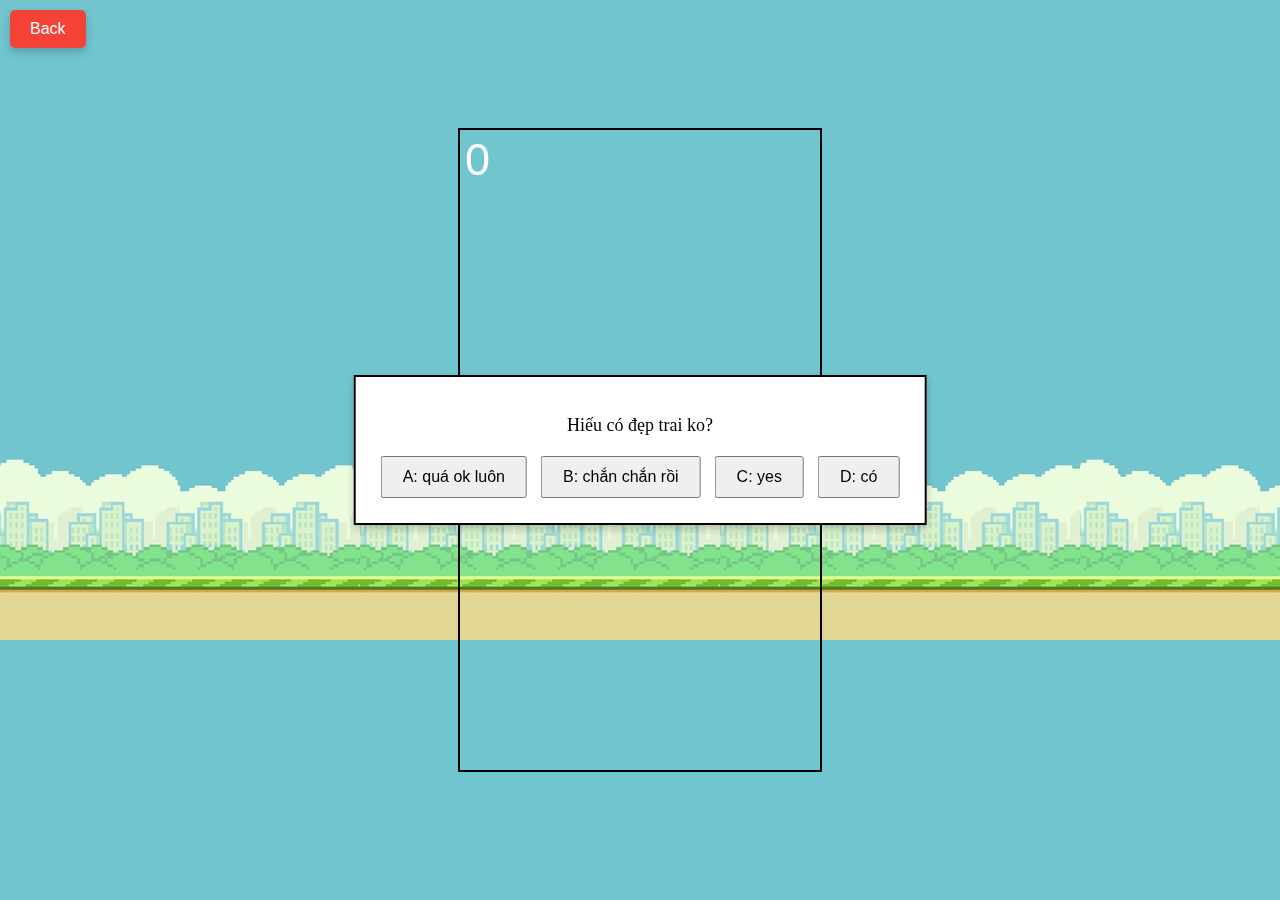
<file: flappy_bird_game/index.html>
<!DOCTYPE html>
<html>
  <head>
    <meta charset="UTF-8" />
    <meta name="viewport" content="width=device-width, initial-scale=1.0" />
    <title>Flappy Bird</title>
    <link rel="stylesheet" href="flappybird.css" />
    <script src="flappybird.js" defer></script>
  </head>
  <body>
    <button id="backButton">Back</button>

    <div id="quiz">
      <p id="question"></p>
      <button class="answer" data-answer="A">A</button>
      <button class="answer" data-answer="B">B</button>
      <button class="answer" data-answer="C">C</button>
      <button class="answer" data-answer="D">D</button>
    </div>
    <canvas id="board"></canvas>
  </body>
</html>
</file>
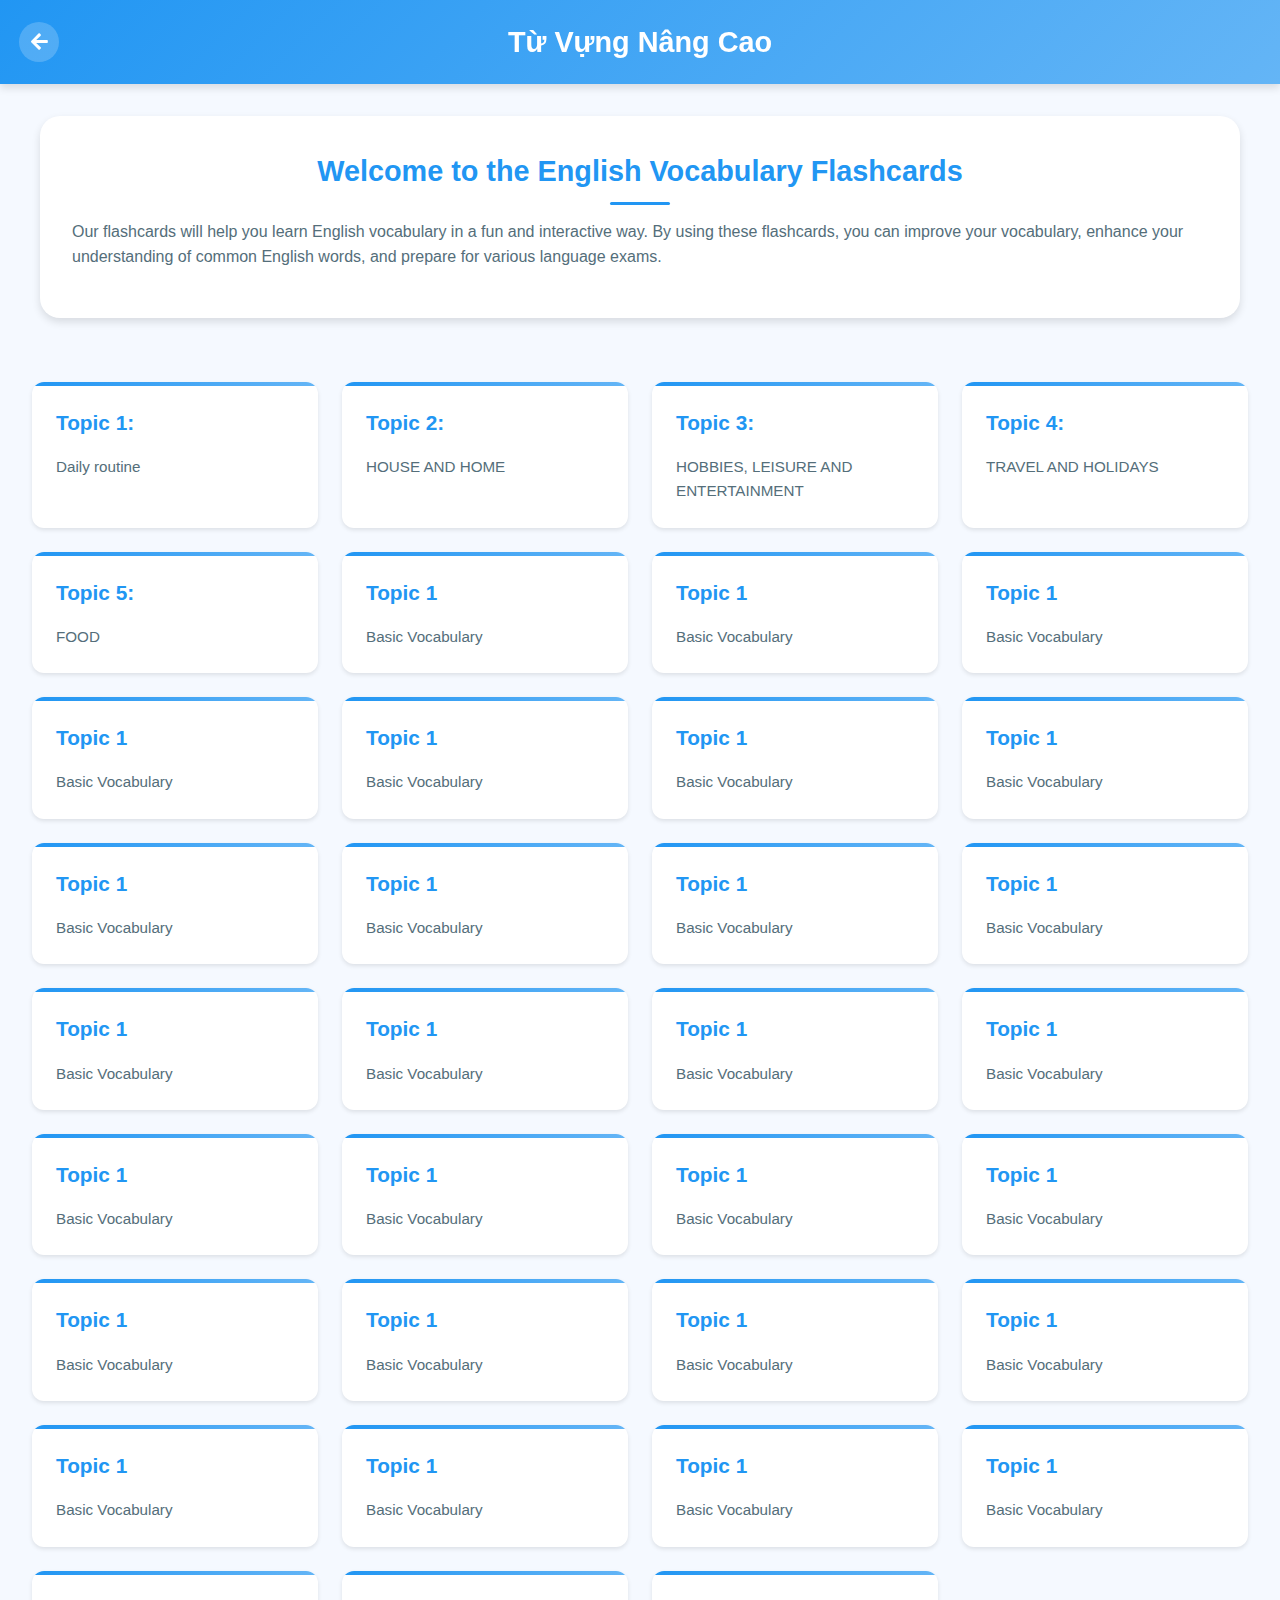
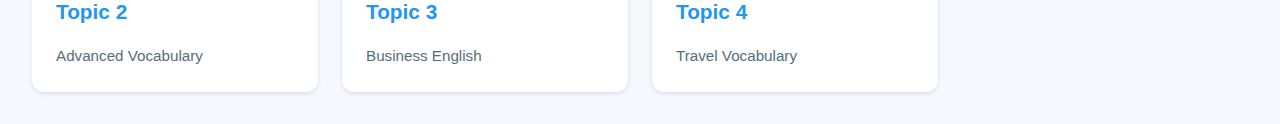
<file: flashcard_basic.html>
<!DOCTYPE html>
<html lang="en">
  <head>
    <meta charset="UTF-8" />
    <meta name="viewport" content="width=device-width, initial-scale=1.0" />
    <link
      href="https://cdnjs.cloudflare.com/ajax/libs/font-awesome/5.15.4/css/all.min.css"
      rel="stylesheet"
    />

    <title>English Vocabulary Flashcards</title>
    <style>
      /* Biến CSS */
      :root {
        --primary-color: #2196f3;
        --secondary-color: #64b5f6;
        --accent-color: #bbdefb;
        --background-color: #f5f9ff;
        --text-primary: #2c3e50;
        --text-secondary: #546e7a;
        --shadow-sm: 0 2px 4px rgba(0, 0, 0, 0.1);
        --shadow-md: 0 4px 8px rgba(0, 0, 0, 0.12);
        --shadow-lg: 0 8px 16px rgba(0, 0, 0, 0.15);
        --radius-sm: 8px;
        --radius-md: 12px;
        --radius-lg: 20px;
      }

      /* Reset và định dạng cơ bản */
      * {
        margin: 0;
        padding: 0;
        box-sizing: border-box;
      }

      body {
        font-family: "Segoe UI", "Inter", sans-serif;
        background: var(--background-color);
        color: var(--text-primary);
        line-height: 1.6;
      }

      /* Header Styles */
      header {
        background: linear-gradient(
          135deg,
          var(--primary-color),
          var(--secondary-color)
        );
        padding: 1.2rem;
        position: sticky;
        top: 0;
        z-index: 1000;
        box-shadow: var(--shadow-md);
      }

      header h1 {
        color: white;
        font-size: 1.8rem;
        font-weight: 600;
        text-align: center;
        margin: 0;
      }

      .back-button {
        position: absolute;
        left: 1.2rem;
        top: 50%;
        transform: translateY(-50%);
        background: rgba(255, 255, 255, 0.2);
        border: none;
        border-radius: 50%;
        width: 40px;
        height: 40px;
        cursor: pointer;
        transition: all 0.3s ease;
      }

      .back-button i {
        color: white;
        font-size: 1.2rem;
      }

      .back-button:hover {
        background: rgba(255, 255, 255, 0.3);
        transform: translateY(-50%) scale(1.05);
      }

      /* Content Grid */
      .content {
        display: grid;
        grid-template-columns: repeat(auto-fill, minmax(280px, 1fr));
        gap: 1.5rem;
        padding: 2rem;
        max-width: 1400px;
        margin: 0 auto;
      }

      .card {
        background: white;
        border-radius: var(--radius-md);
        padding: 1.5rem;
        box-shadow: var(--shadow-sm);
        transition: all 0.3s ease;
        position: relative;
        overflow: hidden;
      }

      .card::before {
        content: "";
        position: absolute;
        top: 0;
        left: 0;
        width: 100%;
        height: 4px;
        background: linear-gradient(
          90deg,
          var(--primary-color),
          var(--secondary-color)
        );
      }

      .card:hover {
        transform: translateY(-5px);
        box-shadow: var(--shadow-lg);
      }

      .card h3 {
        color: var(--primary-color);
        font-size: 1.3rem;
        margin-bottom: 1rem;
        font-weight: 600;
      }

      .card p {
        color: var(--text-secondary);
        font-size: 0.95rem;
      }

      /* Info Section */
      .info-section {
        background: white;
        border-radius: var(--radius-lg);
        padding: 2rem;
        margin: 2rem auto;
        max-width: 1200px;
        box-shadow: var(--shadow-md);
      }

      .info-section h2 {
        color: var(--primary-color);
        font-size: 1.8rem;
        margin-bottom: 1.5rem;
        text-align: center;
        position: relative;
      }

      .info-section h2::after {
        content: "";
        position: absolute;
        bottom: -10px;
        left: 50%;
        transform: translateX(-50%);
        width: 60px;
        height: 3px;
        background: var(--primary-color);
        border-radius: 2px;
      }

      .info-section p {
        color: var(--text-secondary);
        margin-bottom: 1rem;
        font-size: 1rem;
      }

      /* Tips Section */
      .tips {
        background: linear-gradient(135deg, #f6d365, #fda085);
        padding: 1.5rem;
        border-radius: var(--radius-md);
        margin-top: 1.5rem;
        color: white;
      }

      .tips h3 {
        color: white;
        font-size: 1.4rem;
        margin-bottom: 1rem;
      }

      .tips ul {
        list-style: none;
        padding-left: 0;
      }

      .tips ul li {
        padding-left: 1.5rem;
        position: relative;
        margin-bottom: 0.8rem;
      }

      .tips ul li::before {
        content: "→";
        position: absolute;
        left: 0;
        color: rgba(255, 255, 255, 0.8);
      }

      /* Resources Section */
      .resources {
        background: linear-gradient(135deg, var(--primary-color), #1976d2);
        padding: 1.5rem;
        border-radius: var(--radius-md);
        margin-top: 1.5rem;
      }

      .resources h3 {
        color: white;
        font-size: 1.4rem;
        margin-bottom: 1rem;
      }

      .resources ul {
        list-style: none;
        padding-left: 0;
      }

      .resources ul li {
        margin-bottom: 0.8rem;
      }

      .resources ul li a {
        color: white;
        text-decoration: none;
        display: flex;
        align-items: center;
        padding: 0.5rem;
        border-radius: var(--radius-sm);
        transition: all 0.3s ease;
      }

      .resources ul li a:hover {
        background: rgba(255, 255, 255, 0.1);
        padding-left: 1rem;
      }

      /* Responsive Design */
      @media (max-width: 768px) {
        .content {
          grid-template-columns: 1fr;
          padding: 1rem;
        }

        header h1 {
          font-size: 1.5rem;
        }

        .info-section {
          margin: 1rem;
          padding: 1.5rem;
        }

        .card {
          margin: 0.5rem 1rem;
        }
      }

      /* Animations */
      @keyframes fadeIn {
        from {
          opacity: 0;
          transform: translateY(20px);
        }
        to {
          opacity: 1;
          transform: translateY(0);
        }
      }

      .card,
      .info-section,
      .tips,
      .resources {
        animation: fadeIn 0.6s ease-out;
      }
    </style>
  </head>
  <body>
    <header>
      <button class="back-button" onclick="history.back()">
        <i class="fas fa-arrow-left"></i>
        <!-- Icon mũi tên -->
      </button>
      <h1>Từ Vựng Nâng Cao</h1>
    </header>

    <main>
      <!-- Phần thông tin giới thiệu -->
      <section class="info-section">
        <h2>Welcome to the English Vocabulary Flashcards</h2>
        <p>
          Our flashcards will help you learn English vocabulary in a fun and
          interactive way. By using these flashcards, you can improve your
          vocabulary, enhance your understanding of common English words, and
          prepare for various language exams.
        </p>
      </section>

      <!-- Các thẻ chủ đề -->
      <section class="content">
        <div class="card" onclick="location.href='fltopic1.html'">
          <h3>Topic 1:</h3>
          <p>Daily routine</p>
        </div>
        <div class="card" onclick="location.href='fltopic2.html'">
          <h3>Topic 2:</h3>
          <p>HOUSE AND HOME</p>
        </div>
        <div class="card" onclick="location.href='fltopic3.html'">
          <h3>Topic 3:</h3>
          <p>HOBBIES, LEISURE AND ENTERTAINMENT</p>
        </div>
        <div class="card" onclick="location.href='fltopic4.html'">
          <h3>Topic 4:</h3>
          <p>TRAVEL AND HOLIDAYS</p>
        </div>
        <div class="card" onclick="location.href='fltopic5.html'">
          <h3>Topic 5:</h3>
          <p>FOOD</p>
        </div>
        <div class="card" onclick="location.href='fltopic1.html'">
          <h3>Topic 1</h3>
          <p>Basic Vocabulary</p>
        </div>
        <div class="card" onclick="location.href='fltopic1.html'">
          <h3>Topic 1</h3>
          <p>Basic Vocabulary</p>
        </div>
        <div class="card" onclick="location.href='fltopic1.html'">
          <h3>Topic 1</h3>
          <p>Basic Vocabulary</p>
        </div>
        <div class="card" onclick="location.href='fltopic1.html'">
          <h3>Topic 1</h3>
          <p>Basic Vocabulary</p>
        </div>
        <div class="card" onclick="location.href='fltopic1.html'">
          <h3>Topic 1</h3>
          <p>Basic Vocabulary</p>
        </div>
        <div class="card" onclick="location.href='fltopic1.html'">
          <h3>Topic 1</h3>
          <p>Basic Vocabulary</p>
        </div>
        <div class="card" onclick="location.href='fltopic1.html'">
          <h3>Topic 1</h3>
          <p>Basic Vocabulary</p>
        </div>
        <div class="card" onclick="location.href='fltopic1.html'">
          <h3>Topic 1</h3>
          <p>Basic Vocabulary</p>
        </div>
        <div class="card" onclick="location.href='fltopic1.html'">
          <h3>Topic 1</h3>
          <p>Basic Vocabulary</p>
        </div>
        <div class="card" onclick="location.href='fltopic1.html'">
          <h3>Topic 1</h3>
          <p>Basic Vocabulary</p>
        </div>
        <div class="card" onclick="location.href='fltopic1.html'">
          <h3>Topic 1</h3>
          <p>Basic Vocabulary</p>
        </div>
        <div class="card" onclick="location.href='fltopic1.html'">
          <h3>Topic 1</h3>
          <p>Basic Vocabulary</p>
        </div>
        <div class="card" onclick="location.href='fltopic1.html'">
          <h3>Topic 1</h3>
          <p>Basic Vocabulary</p>
        </div>
        <div class="card" onclick="location.href='fltopic1.html'">
          <h3>Topic 1</h3>
          <p>Basic Vocabulary</p>
        </div>
        <div class="card" onclick="location.href='fltopic1.html'">
          <h3>Topic 1</h3>
          <p>Basic Vocabulary</p>
        </div>
        <div class="card" onclick="location.href='fltopic1.html'">
          <h3>Topic 1</h3>
          <p>Basic Vocabulary</p>
        </div>
        <div class="card" onclick="location.href='fltopic1.html'">
          <h3>Topic 1</h3>
          <p>Basic Vocabulary</p>
        </div>
        <div class="card" onclick="location.href='fltopic1.html'">
          <h3>Topic 1</h3>
          <p>Basic Vocabulary</p>
        </div>
        <div class="card" onclick="location.href='fltopic1.html'">
          <h3>Topic 1</h3>
          <p>Basic Vocabulary</p>
        </div>
        <div class="card" onclick="location.href='fltopic1.html'">
          <h3>Topic 1</h3>
          <p>Basic Vocabulary</p>
        </div>
        <div class="card" onclick="location.href='fltopic1.html'">
          <h3>Topic 1</h3>
          <p>Basic Vocabulary</p>
        </div>
        <div class="card" onclick="location.href='fltopic1.html'">
          <h3>Topic 1</h3>
          <p>Basic Vocabulary</p>
        </div>
        <div class="card" onclick="location.href='fltopic1.html'">
          <h3>Topic 1</h3>
          <p>Basic Vocabulary</p>
        </div>
        <div class="card" onclick="location.href='fltopic1.html'">
          <h3>Topic 1</h3>
          <p>Basic Vocabulary</p>
        </div>
        <div class="card" onclick="location.href='fltopic1.html'">
          <h3>Topic 1</h3>
          <p>Basic Vocabulary</p>
        </div>
        <div class="card" onclick="location.href='fltopic1.html'">
          <h3>Topic 1</h3>
          <p>Basic Vocabulary</p>
        </div>
        <div class="card" onclick="location.href='fltopic1.html'">
          <h3>Topic 1</h3>
          <p>Basic Vocabulary</p>
        </div>
        <div class="card" onclick="location.href='topic2.html'">
          <h3>Topic 2</h3>
          <p>Advanced Vocabulary</p>
        </div>
        <div class="card" onclick="location.href='topic3.html'">
          <h3>Topic 3</h3>
          <p>Business English</p>
        </div>
        <div class="card" onclick="location.href='topic4.html'">
          <h3>Topic 4</h3>
          <p>Travel Vocabulary</p>
        </div>
      </section>

      <!-- Tài nguyên học tập bổ sung -->
    </main>

    <script>
      function goBack() {
        window.location.href = "home.html";
      }
    </script>
  </body>
</html>
</file>
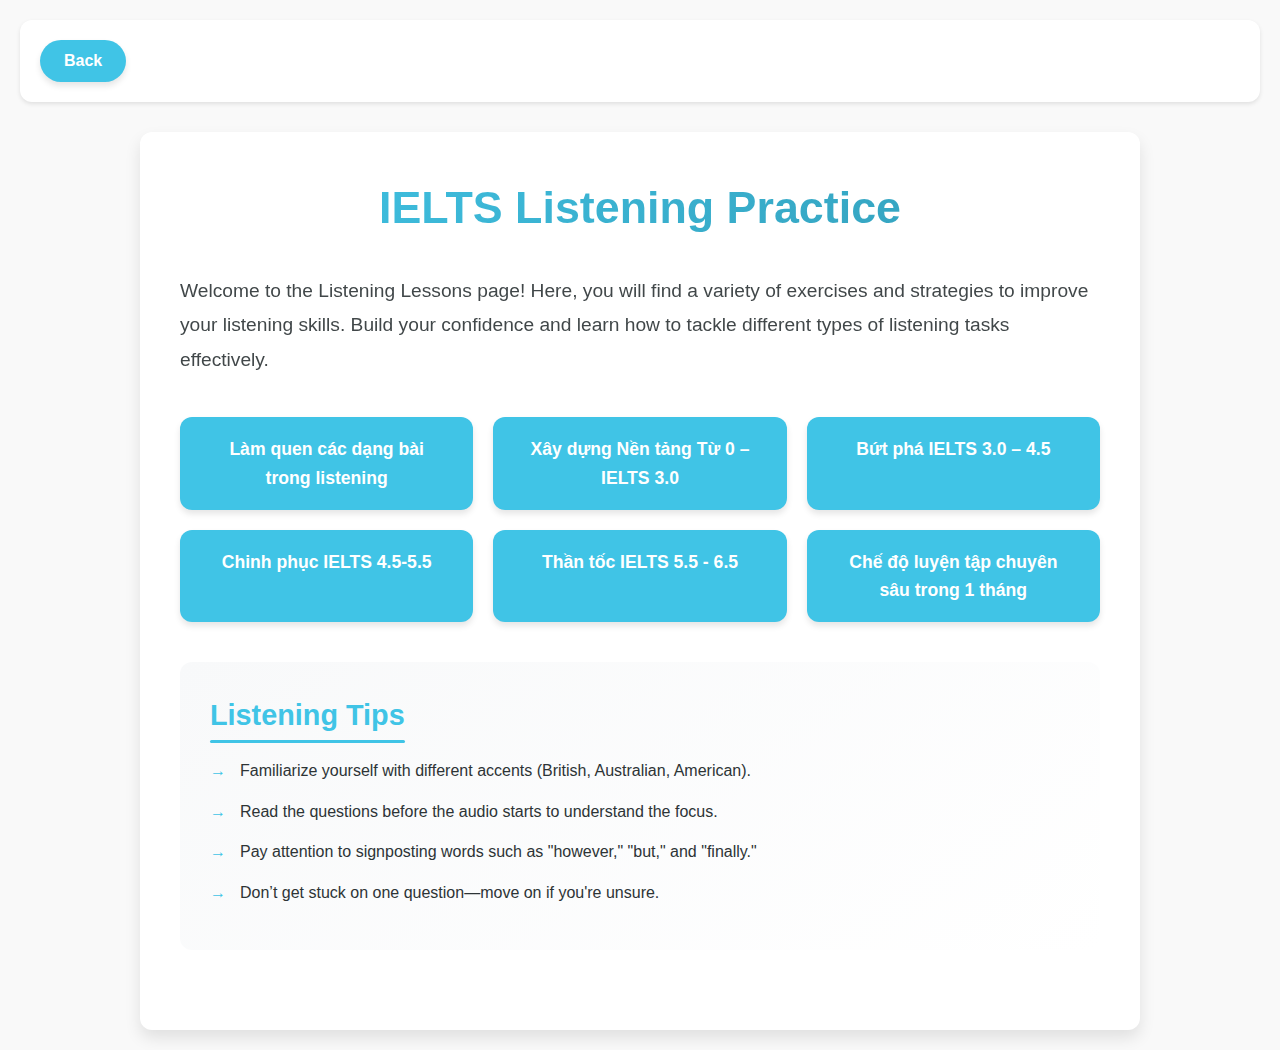
<file: listening.html>
<!DOCTYPE html>
<html lang="en">
  <head>
    <meta charset="UTF-8" />
    <meta name="viewport" content="width=device-width, initial-scale=1.0" />
    <title>Listening Lessons</title>
    <link rel="stylesheet" href="style_reading.css" />
  </head>
  <body>
    <h1></h1>
    <!-- Header -->
    <header>
      <button onclick="window.location.href='index.html'" class="Back">
        Back
      </button>
    </header>

    <!-- Main Content -->
    <main>
      <!-- Tiêu đề chính -->
      <h1 class="readinglesson">IELTS Listening Practice</h1>

      <!-- Giới thiệu -->
      <section class="intro">
        <p>
          Welcome to the Listening Lessons page! Here, you will find a variety
          of exercises and strategies to improve your listening skills. Build
          your confidence and learn how to tackle different types of listening
          tasks effectively.
        </p>
      </section>

      <!-- Các bài học -->
      <div class="lesson-buttons">
        <a href="reading/lesson5.html">Làm quen các dạng bài trong listening</a>
        <a href="./basic_read/lession.html"
          >Xây dựng Nền tảng Từ 0 – IELTS 3.0</a
        >
        <a href="reading/lesson2.html">Bứt phá IELTS 3.0 – 4.5</a>
        <a href="reading/lesson3.html">Chinh phục IELTS 4.5-5.5</a>
        <a href="reading/lesson4.html">Thần tốc IELTS 5.5 - 6.5</a>
        <a href="reading/lesson5.html"
          >Chế độ luyện tập chuyên sâu trong 1 tháng</a
        >
      </div>

      <!-- Phần mẹo làm bài nghe -->
      <section class="tips-section">
        <h2>Listening Tips</h2>
        <ul>
          <li>
            Familiarize yourself with different accents (British, Australian,
            American).
          </li>
          <li>
            Read the questions before the audio starts to understand the focus.
          </li>
          <li>
            Pay attention to signposting words such as "however," "but," and
            "finally."
          </li>
          <li>Don’t get stuck on one question—move on if you're unsure.</li>
        </ul>
      </section>
    </main>
  </body>
</html>
</file>
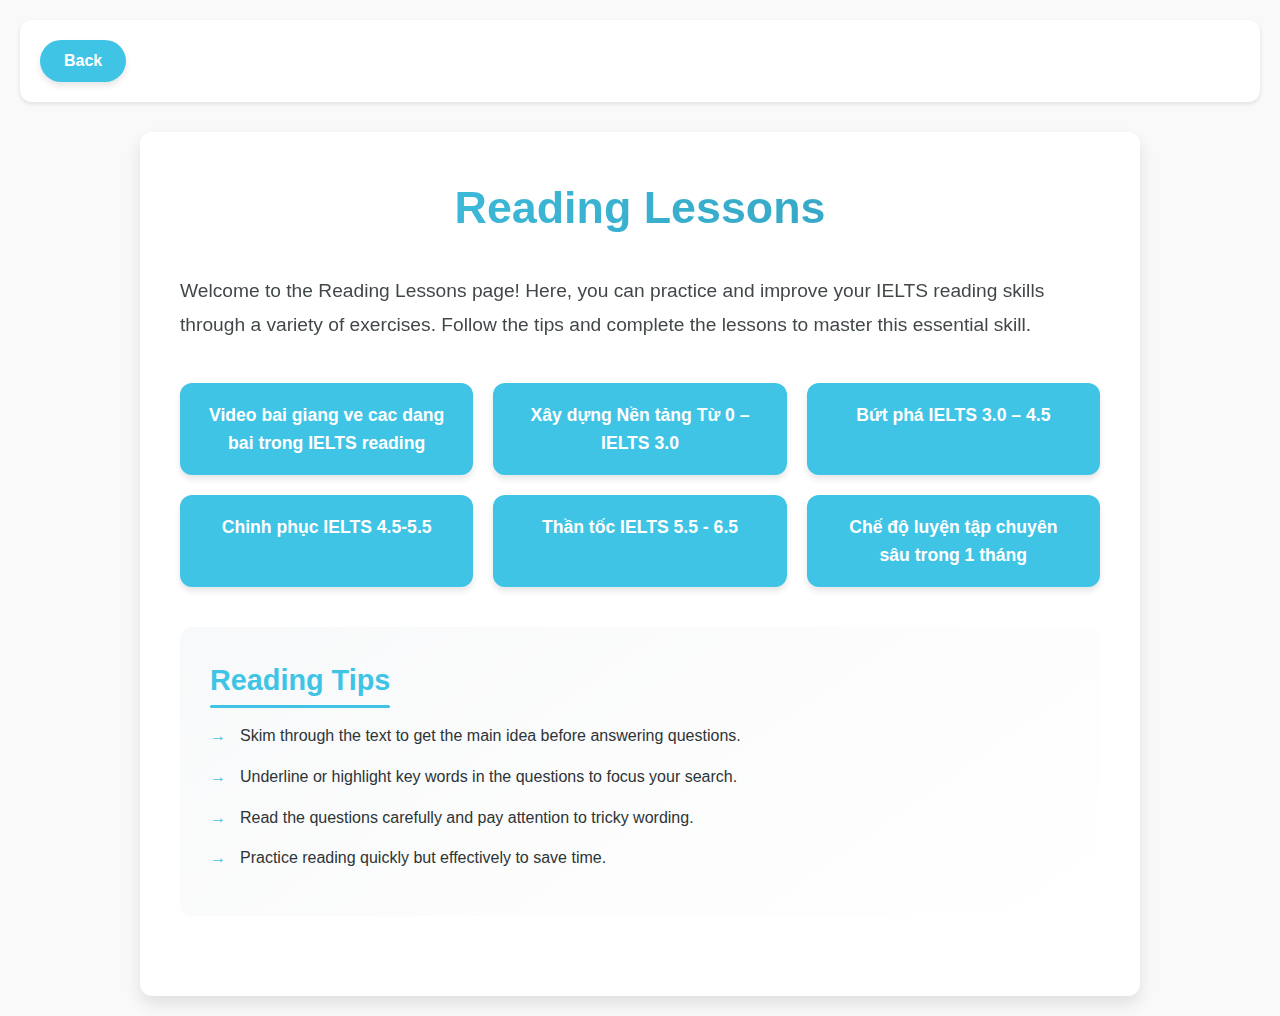
<file: reading.html>
<!DOCTYPE html>
<html lang="en">
  <head>
    <meta charset="UTF-8" />
    <meta name="viewport" content="width=device-width, initial-scale=1.0" />
    <title>Reading Lessons</title>
    <link rel="stylesheet" href="style_reading.css" />
  </head>
  <body>
    <!-- Header -->
    <header>
      <button onclick="window.location.href='index.html'" class="Back">
        Back
      </button>
    </header>

    <!-- Main Content -->
    <main>
      <!-- Tiêu đề chính -->
      <h1 class="readinglesson">Reading Lessons</h1>

      <!-- Giới thiệu -->
      <section class="intro">
        <p>
          Welcome to the Reading Lessons page! Here, you can practice and
          improve your IELTS reading skills through a variety of exercises.
          Follow the tips and complete the lessons to master this essential
          skill.
        </p>
      </section>

      <!-- Các bài học -->
      <div class="lesson-buttons">
        <a href="reading/lesson5.html"
          >Video bai giang ve cac dang bai trong IELTS reading</a
        >
        <a href="./basic_read/lession.html"
          >Xây dựng Nền tảng Từ 0 – IELTS 3.0</a
        >
        <a href="reading/lesson2.html">Bứt phá IELTS 3.0 – 4.5</a>
        <a href="reading/lesson3.html">Chinh phục IELTS 4.5-5.5</a>
        <a href="reading/lesson4.html">Thần tốc IELTS 5.5 - 6.5</a>
        <a href="reading/lesson5.html"
          >Chế độ luyện tập chuyên sâu trong 1 tháng</a
        >
      </div>

      <!-- Phần mẹo làm bài đọc -->
      <section class="tips-section">
        <h2>Reading Tips</h2>
        <ul>
          <li>
            Skim through the text to get the main idea before answering
            questions.
          </li>
          <li>
            Underline or highlight key words in the questions to focus your
            search.
          </li>
          <li>
            Read the questions carefully and pay attention to tricky wording.
          </li>
          <li>Practice reading quickly but effectively to save time.</li>
        </ul>
      </section>
    </main>
  </body>
</html>
</file>
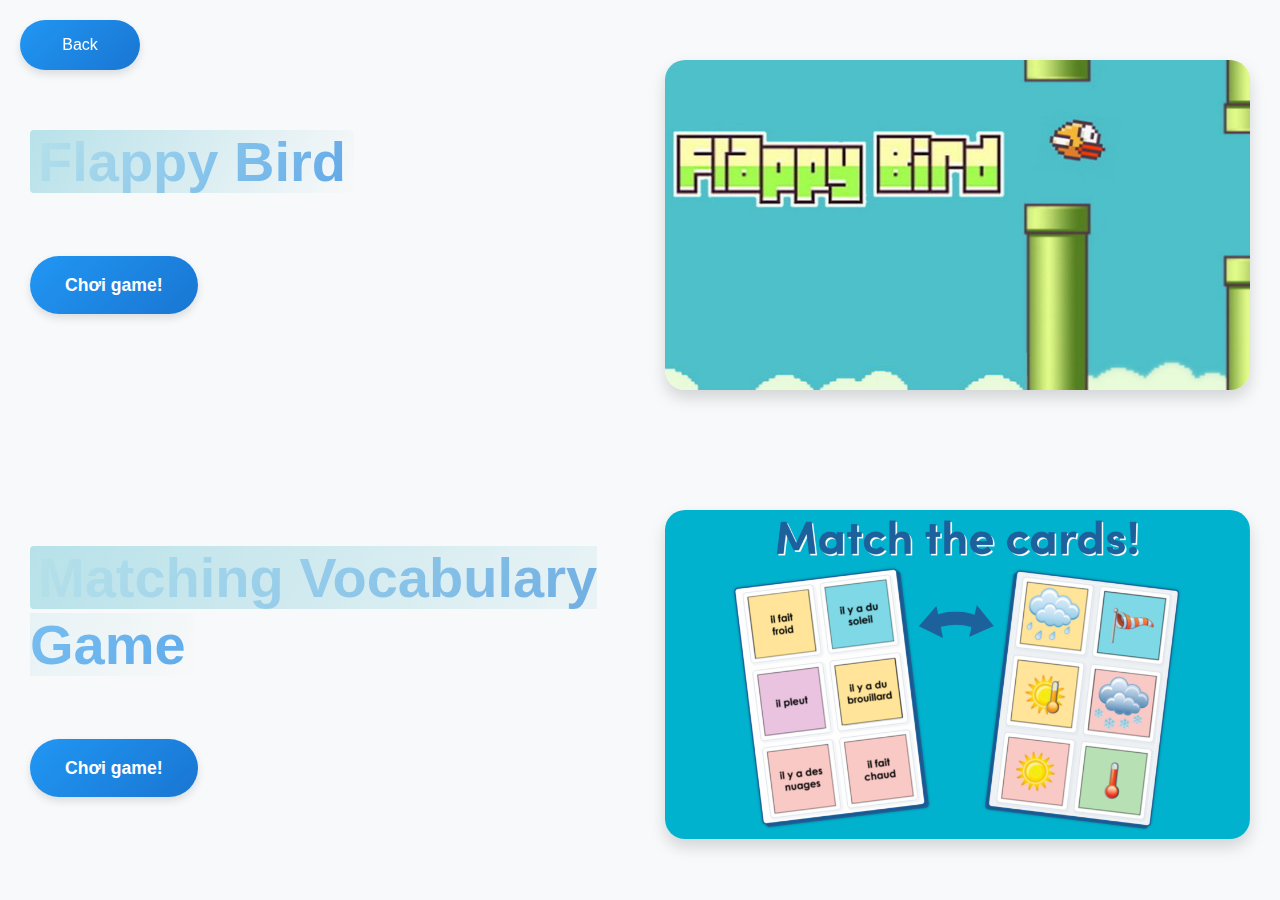
<file: flappy_bird_game/game.html>
<!DOCTYPE html>
<html lang="vi">
  <head>
    <meta charset="UTF-8" />
    <meta name="viewport" content="width=device-width, initial-scale=1.0" />
    <title>Chương trình DOL IELTS Junior</title>

    <style>
      /* Reset CSS */
      * {
        margin: 0;
        padding: 0;
        box-sizing: border-box;
        font-family: "Poppins", "Segoe UI", sans-serif;
      }

      /* Custom Properties */
      :root {
        --primary-color: #2196f3;
        --secondary-color: #1976d2;
        --accent-color: rgb(183, 225, 233);
        --background-color: #f8f9fa;
        --text-primary: #2c3e50;
        --text-secondary: #546e7a;
        --transition: all 0.3s ease-in-out;
        --shadow-sm: 0 2px 4px rgba(0, 0, 0, 0.1);
        --shadow-md: 0 4px 8px rgba(0, 0, 0, 0.12);
        --shadow-lg: 0 8px 16px rgba(0, 0, 0, 0.15);
      }

      /* Base Styles */
      body {
        background: var(--background-color);
        color: var(--text-primary);
        line-height: 1.6;
        overflow-x: hidden;
      }

      .container {
        display: flex;
        justify-content: space-between;
        align-items: center;
        max-width: 1400px;
        margin: 0 auto;
        padding: 60px 30px;
        gap: 50px;
      }

      /* Content Section */
      .content {
        flex: 1;
        max-width: 600px;
      }

      .content h1 {
        font-size: 3.5rem;
        color: var(--text-primary);
        line-height: 1.2;
        margin-bottom: 25px;
        font-weight: 700;
        background: linear-gradient(
          135deg,
          var(--primary-color),
          var(--secondary-color)
        );
        -webkit-background-clip: text;
        -webkit-text-fill-color: transparent;
        animation: fadeInLeft 1s ease;
      }

      .highlight {
        background: linear-gradient(
          120deg,
          var(--accent-color) 0%,
          rgba(247, 247, 247, 0.3) 100%
        );
        padding: 0 8px;
        border-radius: 4px;
      }

      .content p {
        margin: 25px 0;
        font-size: 1.2rem;
        color: var(--text-secondary);
        line-height: 1.8;
        animation: fadeInUp 1s ease;
      }

      ul {
        list-style: none;
        margin: 30px 0;
        animation: fadeInUp 1.2s ease;
      }

      ul li {
        font-size: 1.1rem;
        margin-bottom: 15px;
        padding-left: 30px;
        position: relative;
        color: var(--text-secondary);
      }

      ul li::before {
        content: "→";
        position: absolute;
        left: 0;
        color: var(--primary-color);
        font-weight: bold;
      }

      .btn {
        display: inline-block;
        margin-top: 30px;
        background: linear-gradient(
          135deg,
          var(--primary-color),
          var(--secondary-color)
        );
        color: white;
        padding: 15px 35px;
        border-radius: 50px;
        text-decoration: none;
        font-weight: 600;
        font-size: 1.1rem;
        transition: var(--transition);
        box-shadow: var(--shadow-md);
        position: relative;
        overflow: hidden;
        animation: fadeInUp 1.4s ease;
      }

      .btn::before {
        content: "";
        position: absolute;
        top: 0;
        left: -100%;
        width: 100%;
        height: 100%;
        background: linear-gradient(
          120deg,
          transparent,
          rgba(255, 255, 255, 0.2),
          transparent
        );
        transition: 0.5s;
      }

      .btn:hover {
        transform: translateY(-3px);
        box-shadow: var(--shadow-lg);
      }

      .btn:hover::before {
        left: 100%;
      }

      /* Image Section */
      .image-section {
        flex: 1;
        display: flex;
        justify-content: center;
        align-items: center;
        animation: fadeInRight 1s ease;
      }

      .large-image {
        max-width: 100%;
        border-radius: 20px;
        box-shadow: var(--shadow-lg);
        transition: var(--transition);
      }

      .large-image:hover {
        transform: scale(1.02);
      }

      /* Back Button */
      .back {
        position: fixed;
        top: 20px;
        left: 20px;
        width: auto;
        min-width: 120px;
        background: linear-gradient(
          135deg,
          var(--primary-color),
          var(--secondary-color)
        );
        border-radius: 50px;
        padding: 12px 25px;
        box-shadow: var(--shadow-md);
        transition: var(--transition);
        z-index: 1000;
      }

      .back2 {
        text-decoration: none;
        color: white;
        font-size: 1rem;
        font-weight: 500;
        display: block;
        text-align: center;
      }

      .back:hover {
        transform: translateY(-2px);
        box-shadow: var(--shadow-lg);
        background: linear-gradient(
          135deg,
          var(--secondary-color),
          var(--primary-color)
        );
      }

      /* Animations */
      @keyframes fadeInLeft {
        from {
          opacity: 0;
          transform: translateX(-30px);
        }
        to {
          opacity: 1;
          transform: translateX(0);
        }
      }

      @keyframes fadeInRight {
        from {
          opacity: 0;
          transform: translateX(30px);
        }
        to {
          opacity: 1;
          transform: translateX(0);
        }
      }

      @keyframes fadeInUp {
        from {
          opacity: 0;
          transform: translateY(30px);
        }
        to {
          opacity: 1;
          transform: translateY(0);
        }
      }

      /* Responsive Design */
      @media (max-width: 1024px) {
        .container {
          padding: 40px 20px;
        }

        .content h1 {
          font-size: 2.8rem;
        }
      }

      @media (max-width: 768px) {
        .container {
          flex-direction: column;
          padding: 30px 20px;
        }

        .content {
          width: 100%;
          max-width: 100%;
          text-align: center;
        }

        .content h1 {
          font-size: 2.2rem;
        }

        .image-section {
          order: -1;
          width: 100%;
          margin-bottom: 30px;
        }

        ul li {
          text-align: left;
        }

        .back {
          position: relative;
          top: auto;
          left: auto;
          margin: 20px auto;
          width: 90%;
          max-width: 300px;
        }
      }

      /* Dark mode support */
      @media (prefers-color-scheme: dark) {
        :root {
          --background-color: #1a1a1a;
          --text-primary: #ffffff;
          --text-secondary: #cccccc;
        }

        .highlight {
          background: linear-gradient(
            120deg,
            rgba(255, 215, 0, 0.2) 0%,
            rgba(255, 215, 0, 0.1) 100%
          );
        }
      }
    </style>
  </head>
  <body>
    <header>
      <div class="back"><a class="back2" href="../index.html">Back</a></div>
    </header>
    <div class="container">
      <!-- Phần nội dung bên trái -->
      <div class="content">
        <h1>
          <span class="highlight">Flappy Bird</span>
        </h1>

        <ul></ul>
        <a href="index.html" class="btn">Chơi game!</a>
      </div>

      <!-- Phần hình ảnh lớn bên phải -->
      <div class="image-section">
        <img src="0iCOTW7U.jpg" alt="Học viên" class="large-image" />
      </div>
    </div>
    <div class="container">
      <!-- Phần nội dung bên trái -->
      <div class="content">
        <h1>
          <span class="highlight">Matching Vocabulary Game</span>
        </h1>

        <ul></ul>
        <a href="#" class="btn">Chơi game!</a>
      </div>

      <!-- Phần hình ảnh lớn bên phải -->
      <div class="image-section">
        <img
          src="CUP-Year-3-French-The-Weather-Matching-Game-Image-1024x576.png"
          alt="Học viên"
          class="large-image"
        />
      </div>
    </div>
  </body>
</html>
</file>
<file: flappy_bird_game/flappybird.css>
/* Canvas Styling */
body {
  margin: 0;
  display: flex;
  justify-content: center;
  align-items: center;
  height: 100vh;
  background-image: url(./flappybirdbg.png);
}

canvas {
  border: 2px solid black;
}

/* Quiz Styling */
#quiz {
  position: absolute;
  top: 50%;
  left: 50%;
  transform: translate(-50%, -50%);
  background-color: white;
  padding: 20px;
  border: 2px solid black;
  display: none;
  text-align: center;
  box-shadow: 0 4px 8px rgba(0, 0, 0, 0.2);
}

#quiz p {
  font-size: 18px;
  margin-bottom: 15px;
}

button.answer {
  margin: 5px;
  padding: 10px 20px;
  font-size: 16px;
  cursor: pointer;
}

button.answer:hover {
  background-color: lightblue;
}
/* Back Button Styling */
#backButton {
  position: absolute;
  top: 10px;
  left: 10px;
  padding: 10px 20px;
  font-size: 16px;
  background-color: #f44336;
  color: white;
  border: none;
  border-radius: 5px;
  cursor: pointer;
  box-shadow: 0 4px 8px rgba(0, 0, 0, 0.2);
  z-index: 10;
}

#backButton:hover {
  background-color: #d32f2f;
}
</file>
<file: style_reading.css>
/* Reset CSS */
*,
*::before,
*::after {
  margin: 0;
  padding: 0;
  box-sizing: border-box;
}

/* Variables */
:root {
  --primary-color: rgb(64, 196, 230);
  --primary-dark: rgb(51, 157, 184);
  --text-color: #2d3436;
  --background-light: #f9f9f9;
  --white: #ffffff;
  --shadow-sm: 0 2px 4px rgba(0, 0, 0, 0.1);
  --shadow-md: 0 4px 6px rgba(0, 0, 0, 0.1);
  --shadow-lg: 0 8px 16px rgba(0, 0, 0, 0.1);
  --border-radius: 12px;
  --transition: all 0.3s ease;
}

/* Body styles */
body {
  font-family: "Inter", "Segoe UI", sans-serif;
  line-height: 1.6;
  color: var(--text-color);
  background-color: var(--background-light);
  padding: 20px;
  overflow-x: hidden;
}

/* Header */
header {
  background: var(--white);
  padding: 20px;
  border-radius: var(--border-radius);
  box-shadow: var(--shadow-sm);
  margin-bottom: 30px;
}

header .Back {
  background-color: var(--primary-color);
  color: var(--white);
  padding: 12px 24px;
  border: none;
  border-radius: 30px;
  cursor: pointer;
  font-size: 16px;
  font-weight: 600;
  box-shadow: var(--shadow-md);
  display: inline-flex;
  align-items: center;
  gap: 8px;
}

header .Back:hover {
  background-color: var(--primary-dark);
  transform: translateY(-2px);
  box-shadow: var(--shadow-lg);
}

/* Main Content */
main {
  margin: 0 auto;
  max-width: 1000px;
  background: var(--white);
  padding: 40px;
  border-radius: var(--border-radius);
  box-shadow: var(--shadow-lg);
}

.readinglesson {
  font-size: 2.8em;
  color: var(--primary-color);
  margin-bottom: 30px;
  font-weight: 700;
  text-align: center;
  background: linear-gradient(
    135deg,
    var(--primary-color),
    var(--primary-dark)
  );
  -webkit-background-clip: text;
  -webkit-text-fill-color: transparent;
}

/* Intro section */
.intro {
  margin-bottom: 40px;
}

.intro p {
  font-size: 1.2em;
  line-height: 1.8;
  color: var(--text-color);
  opacity: 0.9;
}

/* Lesson buttons */
.lesson-buttons {
  display: grid;
  grid-template-columns: repeat(auto-fit, minmax(250px, 1fr));
  gap: 20px;
  margin-bottom: 40px;
}

.lesson-buttons a {
  text-decoration: none;
  font-size: 1.1em;
  padding: 18px 25px;
  background-color: var(--primary-color);
  color: var(--white);
  border-radius: 12px;
  text-align: center;
  font-weight: 600;
  transition: var(--transition);
  box-shadow: var(--shadow-md);
  position: relative;
  overflow: hidden;
}

.lesson-buttons a::before {
  content: "";
  position: absolute;
  top: 0;
  left: -100%;
  width: 100%;
  height: 100%;
  background: linear-gradient(
    120deg,
    transparent,
    rgba(255, 255, 255, 0.2),
    transparent
  );
  transition: 0.5s;
}

.lesson-buttons a:hover::before {
  left: 100%;
}

.lesson-buttons a:hover {
  background-color: var(--primary-dark);
  transform: translateY(-3px);
  box-shadow: var(--shadow-lg);
}

/* Tips section */
.tips-section {
  background: linear-gradient(145deg, #f8f9fa, #ffffff);
  padding: 30px;
  border-radius: var(--border-radius);
  margin-bottom: 40px;
}

.tips-section h2 {
  color: var(--primary-color);
  font-size: 1.8em;
  margin-bottom: 20px;
  position: relative;
  display: inline-block;
}

.tips-section h2::after {
  content: "";
  position: absolute;
  bottom: -5px;
  left: 0;
  width: 100%;
  height: 3px;
  background: var(--primary-color);
  border-radius: 2px;
}

.tips-section ul {
  list-style: none;
}

.tips-section ul li {
  margin-bottom: 15px;
  padding-left: 30px;
  position: relative;
}

.tips-section ul li::before {
  content: "→";
  position: absolute;
  left: 0;
  color: var(--primary-color);
  font-weight: bold;
}

/* Progress Tracker */
.progress-tracker {
  background: #fff;
  padding: 25px;
  border-radius: var(--border-radius);
  box-shadow: var(--shadow-sm);
}

.progress-tracker h3 {
  color: var(--primary-color);
  margin-bottom: 15px;
  font-size: 1.4em;
}

.progress-bar {
  background-color: #e9ecef;
  border-radius: 30px;
  height: 12px;
  overflow: hidden;
  position: relative;
}

.progress-bar span {
  position: absolute;
  left: 0;
  top: 0;
  height: 100%;
  background: linear-gradient(90deg, var(--primary-color), var(--primary-dark));
  border-radius: 30px;
  transition: width 1.5s ease-in-out;
}

/* Sample Exercise */
.sample-exercise {
  background: #f8f9fa;
  padding: 30px;
  border-radius: var(--border-radius);
  margin-top: 40px;
}

.sample-exercise h2 {
  color: var(--primary-color);
  margin-bottom: 20px;
  font-size: 1.6em;
}

.sample-exercise blockquote {
  background: var(--white);
  border-left: 4px solid var(--primary-color);
  margin: 15px 0;
  padding: 20px;
  border-radius: 0 var(--border-radius) var(--border-radius) 0;
  box-shadow: var(--shadow-sm);
}

/* Responsive Design */
@media (max-width: 768px) {
  body {
    padding: 10px;
  }

  main {
    padding: 20px;
  }

  .readinglesson {
    font-size: 2em;
  }

  .lesson-buttons {
    grid-template-columns: 1fr;
  }
}

/* Enhanced Animations */
@keyframes fadeInDown {
  from {
    opacity: 0;
    transform: translateY(-30px);
  }
  to {
    opacity: 1;
    transform: translateY(0);
  }
}

@keyframes fadeInUp {
  from {
    opacity: 0;
    transform: translateY(30px);
  }
  to {
    opacity: 1;
    transform: translateY(0);
  }
}

.animate-fade-in {
  animation: fadeIn 0.8s ease-out;
}

.animate-fade-up {
  animation: fadeInUp 0.8s ease-out;
}
</file>
